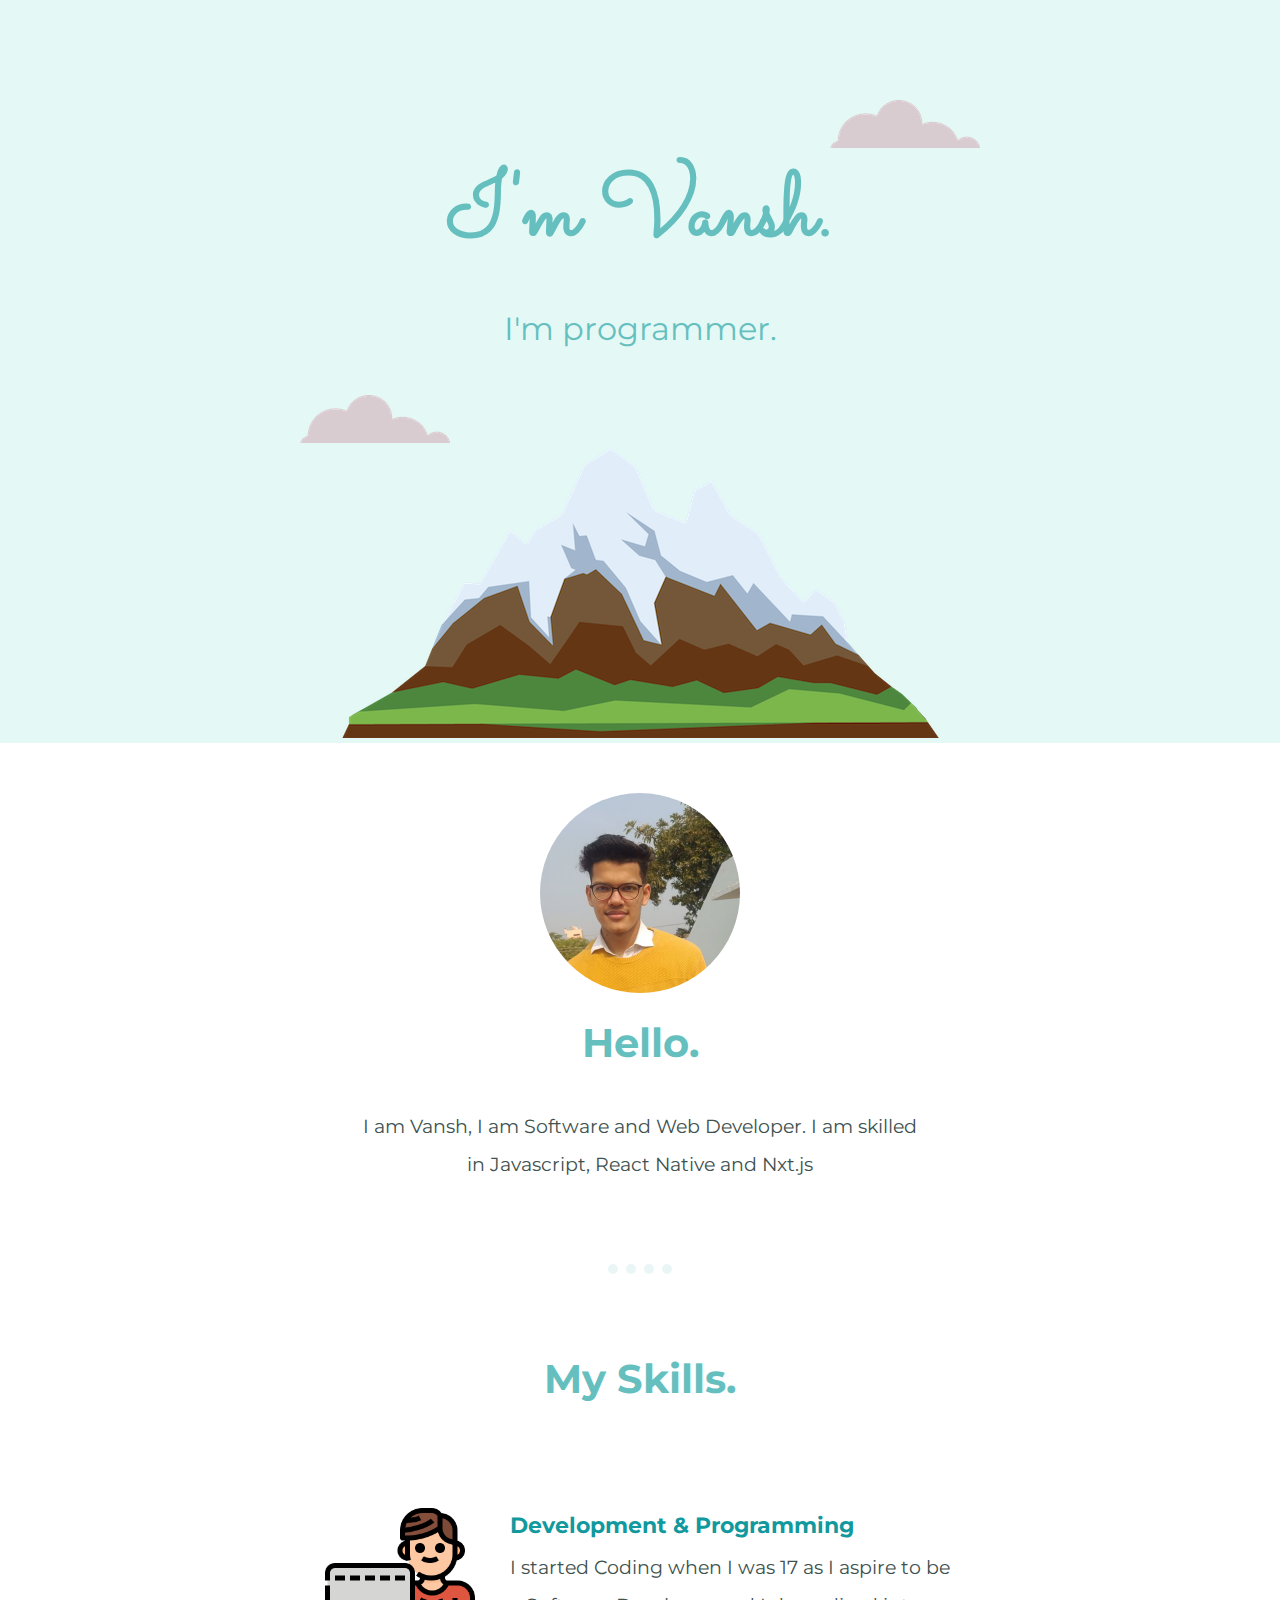
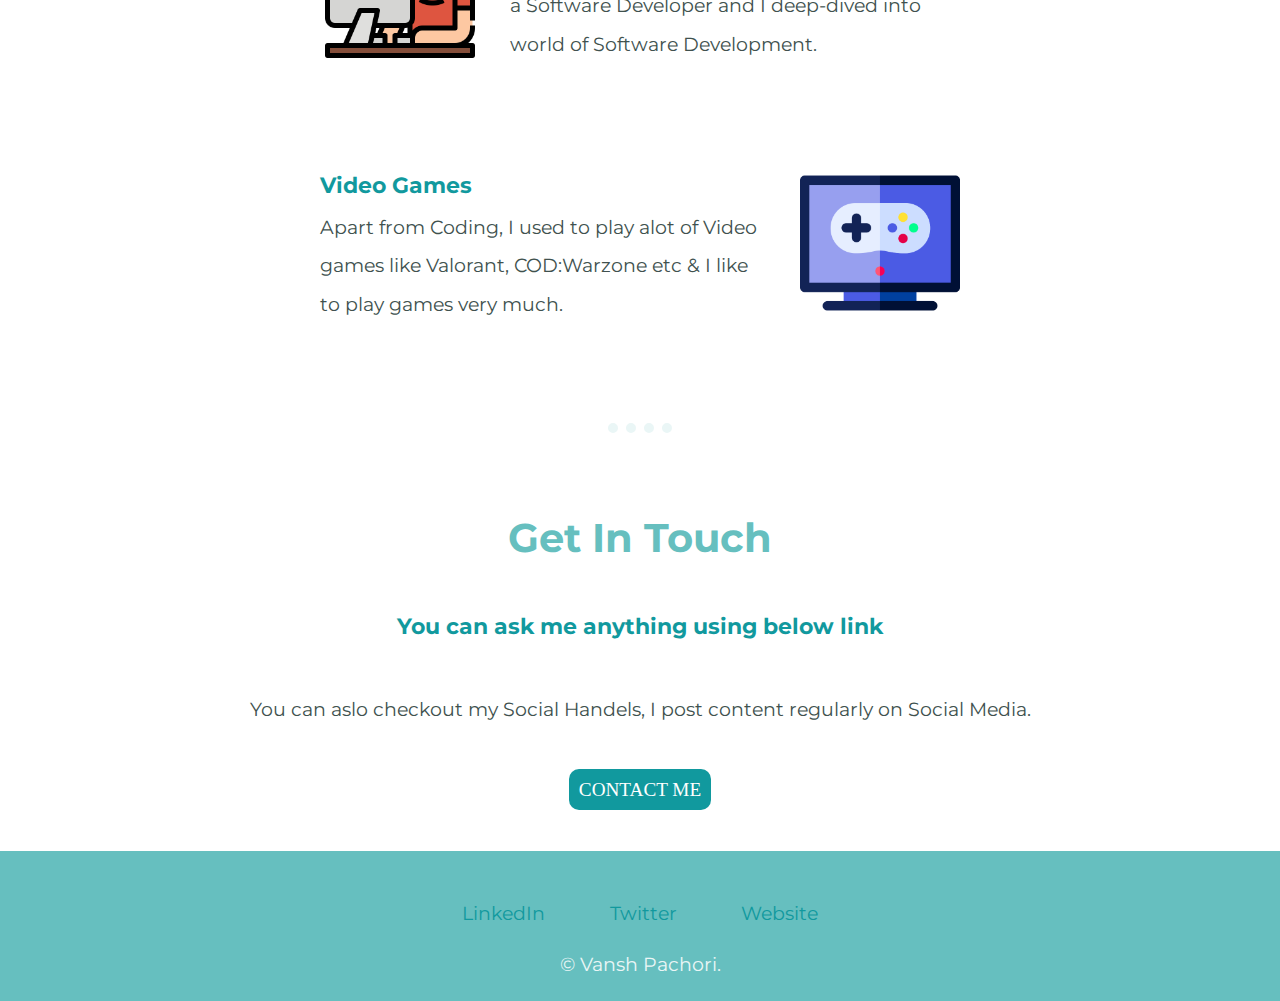
<file: index.html>
<!DOCTYPE html>
<html lang="en">

<head>
    <meta charset="UTF-8">
    <meta name="viewport" content="width=device-width, initial-scale=1.0">
    <title>Vansh Pachori</title>
    <link rel="stylesheet" href="css/styles.css">
    <link rel="shortcut icon" href="favicon.ico" type="image/x-icon">
    <link rel="preconnect" href="https://fonts.googleapis.com">
    <link rel="preconnect" href="https://fonts.gstatic.com" crossorigin>
    <link
        href="https://fonts.googleapis.com/css2?family=Merriweather+Sans&family=Montserrat&family=Poppins:wght@400;500;700&family=Sacramento&display=swap"
        rel="stylesheet">
</head>

<body>
    <div class="top-container">
        <img class="top-cloud" src="images/cloud.png" alt="">
        <h1>I'm Vansh.</h1>
        <p>I'm programmer.</p>
        <img class="bottom-cloud" src="images/cloud.png" alt="">
        <img src="images/mountain.png" alt="">
    </div>
    <div class="middle-container">
        <div class="profile">
            <img class="profile-pic" src="images/vansh.jpg" alt="profile-pic">
            <h2>Hello.</h2>
            <p class="intro">I am Vansh, I am Software and Web Developer. I am skilled in Javascript, React Native and
                Nxt.js</p>
        </div>
        <hr>
        <div class="skills">
            <h2>My Skills.</h2>
            <div class="skill-row">
                <img class="skill-1" src="images/computer.png" alt="computer-img">
                <h3>Development & Programming</h3>
                <p>I started Coding when I was 17 as I aspire to be a Software Developer and I deep-dived into world of
                    Software Development. </p>
            </div>
            <div class="skill-row">
                <img class="skill-2" src="images/video-games.png" alt="">
                <h3>Video Games</h3>
                <p>Apart from Coding, I used to play alot of Video games like Valorant, COD:Warzone etc & I like to play
                    games very much.</p>
            </div>
        </div>
        <hr>
        <div class="contact-me">
            <h2>Get In Touch</h2>
            <h3>You can ask me anything using below link</h3>
            <p>You can aslo checkout my Social Handels, I post content regularly on Social Media.</p>
            <a class="btn" href="mailto:nexusop82@email.com">CONTACT ME</a>
        </div>
    </div>


    <div class="bottom-container">
        <a class="footer-link" href="https://www.linkedin.com/">LinkedIn</a>
        <a class="footer-link" href="https://twitter.com/">Twitter</a>
        <a class="footer-link" href="https://www.appbrewery.co/">Website</a>
        <p>© Vansh Pachori.</p>
    </div>

</body>

</html>
</file>
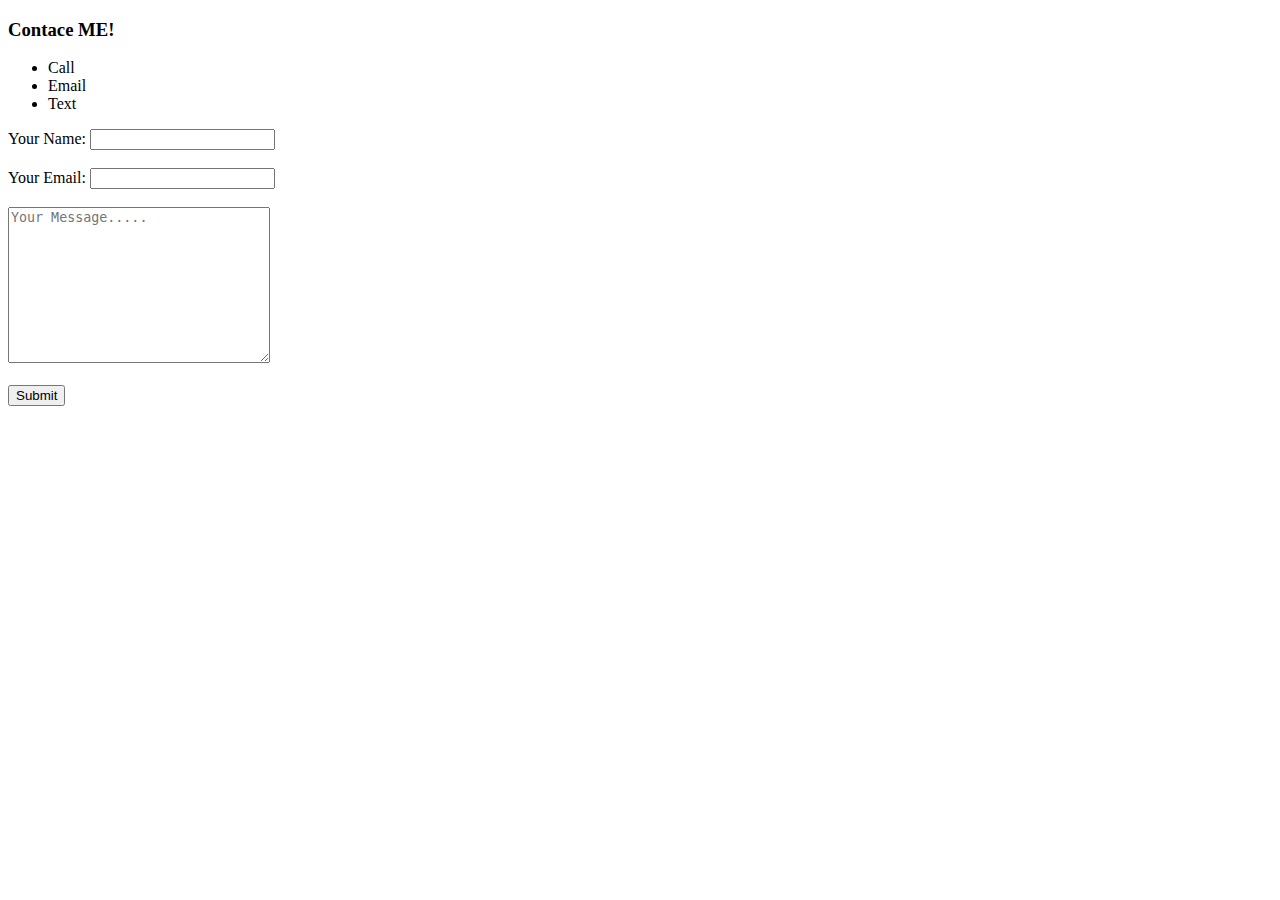
<file: contact-me.html>
<!DOCTYPE html>
<html lang="en">
<head>
    <meta charset="UTF-8">
    <meta name="viewport" content="width=device-width, initial-scale=1.0">
    <title>Contact Me</title>
</head>
<body>
    <h3>Contace ME!</h3>
    <ul>
        <li>Call</li>
        <li>Email</li>
        <li>Text</li>
    </ul>

    <form action="mailto:nexusop82@gmail.com" method="post" enctype="text/plain">
        <label for="name-input">Your Name: </label>
        <input type="text" name="yourName">
        <br>
        <br>
        <label for="email-input">Your Email: </label>
        <input type="email" name="yourEmail" id="email-input">
        <br>
        <br>
        <label for="your-message"></label>
        <textarea name="" id="your-message" cols="30" rows="10" placeholder="Your Message....." ></textarea>

        <br>
        <br>
        <input type="submit" name="" id="">
    </form>
</body>
</html>
</file>
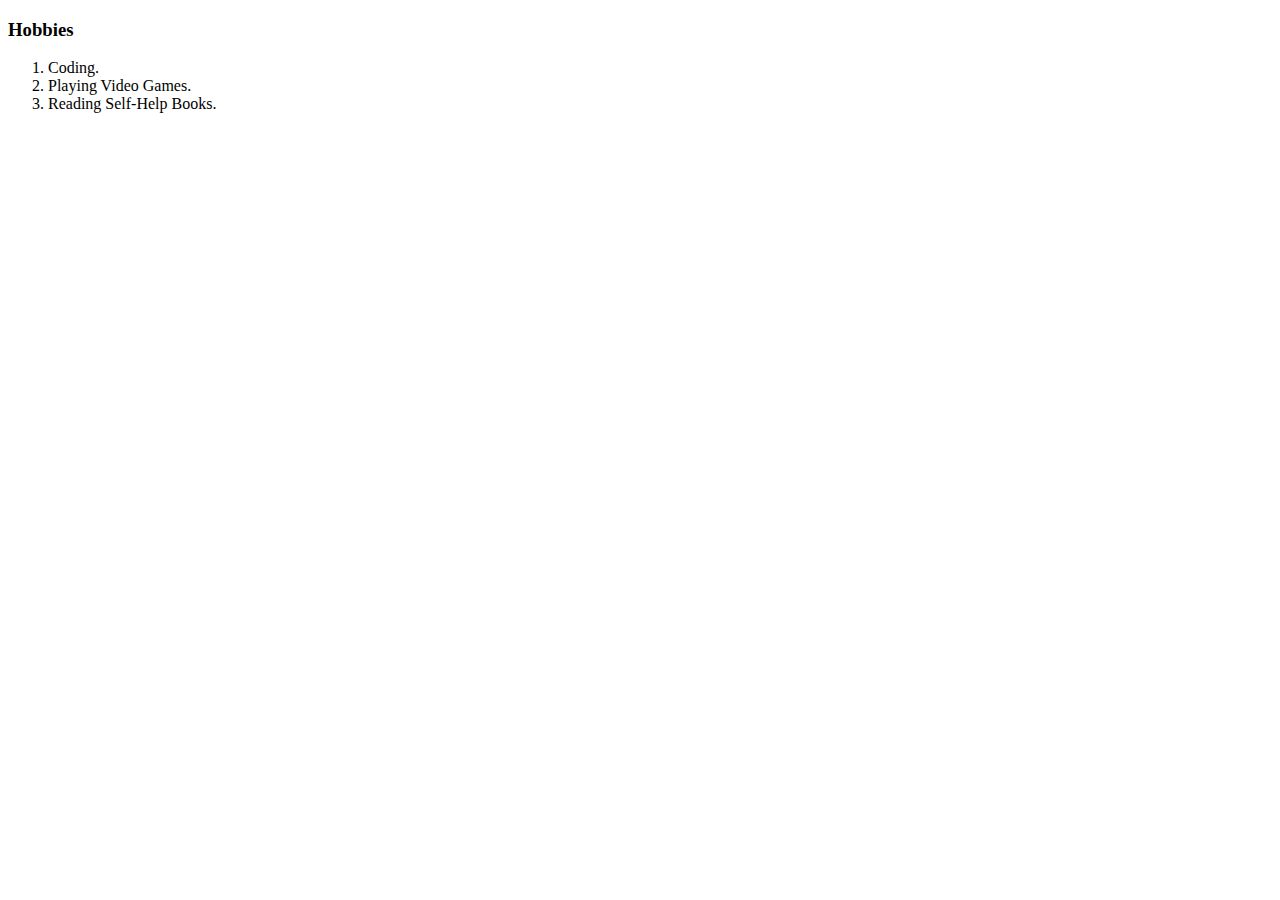
<file: hobbie.html>
<!DOCTYPE html>
<html lang="en">
<head>
    <meta charset="UTF-8">
    <meta name="viewport" content="width=device-width, initial-scale=1.0">
    <title>My Hobbies</title>
</head>
<body>
    <h3>Hobbies</h3>
    <ol>
        <li>Coding.</li>
        <li>Playing Video Games.</li>
        <li>Reading Self-Help Books.</li>
    </ol>
</body>
</html>
</file>
<file: css/styles.css>
* {
    margin: 0;
    padding: 0;
}

body {
    margin: 0;
    text-align: center;
    font-family: 'Merriweather', serif;
    font-size: 1.2em;
}

p {
    line-height: 2;
}
h1 {
    color: #66bfbf;
    font-size: 5.65rem;
    margin: 50px auto 0 auto;
    font-family: 'Sacramento' ,cursive;
}

.top-container p {
    color: #66bfbf;
    font-size: 2rem;
    margin-top: 15px;
    margin-bottom: 20px;
}

h2 {
    margin-top: 20px;
    color:  #66bfbf;
    font-family: 'Montserrat' , sans-serif;
    font-size: 2.5rem;
}

h3 {
    color: #11999e;
    font-family: 'Montserrat' , sans-serif;
}
.top-container {
    background-color: #E4F9F5;
    position: relative;
    padding-top: 100px;
}

.top-cloud {
    position: absolute;
    right: 300px;
    top: 50pxs;
    
}
.bottom-cloud {
    position: absolute;
    left: 300px;
    bottom: 300px;
}

.profile-pic {
    height: 200px;
    width: 200px;
    border-radius: 50%;
}

.skill-1 {
    width: 25%;
    float: left;
    margin-right: 30px;
}

.skill-2 {
    width: 25%;
    float: right;
    margin-left: 30px;
}
.skill-row {
    width: 50%;
    margin: 100px auto;
    text-align: left;
    line-height: 2;
}

.profile {
    width: 50%;
    margin: 50px auto 30px auto;
}
.intro {
    color: #40514E;
    margin: 40px;
}

hr {
    margin: 80px auto;
    height: 0px;
    border-style: dotted none none none;
    border-color: #EAF6F6;
    border-width: 10px;
    width: 5%;
}

p {
    color: #40514E;
    font-family: 'Montserrat' , sans-serif;
}

.contact-me {
    margin: 50px auto;
}

.contact-me p {
    margin: 50px auto;
}

.contact-me h2 {
    margin: 50px auto;
}

.contact-me a {
    width: 30%;
    text-decoration: none;
    color: white;
    background-color: #11999E;
    border-radius: 10px;
    padding: 10px;
}

.bottom-container {
    height: 150px;
    background-color: #66bfbf;
}

.bottom-container a {
    display: inline-block;
    color: #11999E;
    text-decoration: none;
    margin: 50px 30px 20px;
    font-family: 'Montserrat' , sans-serif;
}
.bottom-container p {
    display: block;
    color: #eaf6f6;
    margin-bottom: 30px;
}
</file>
